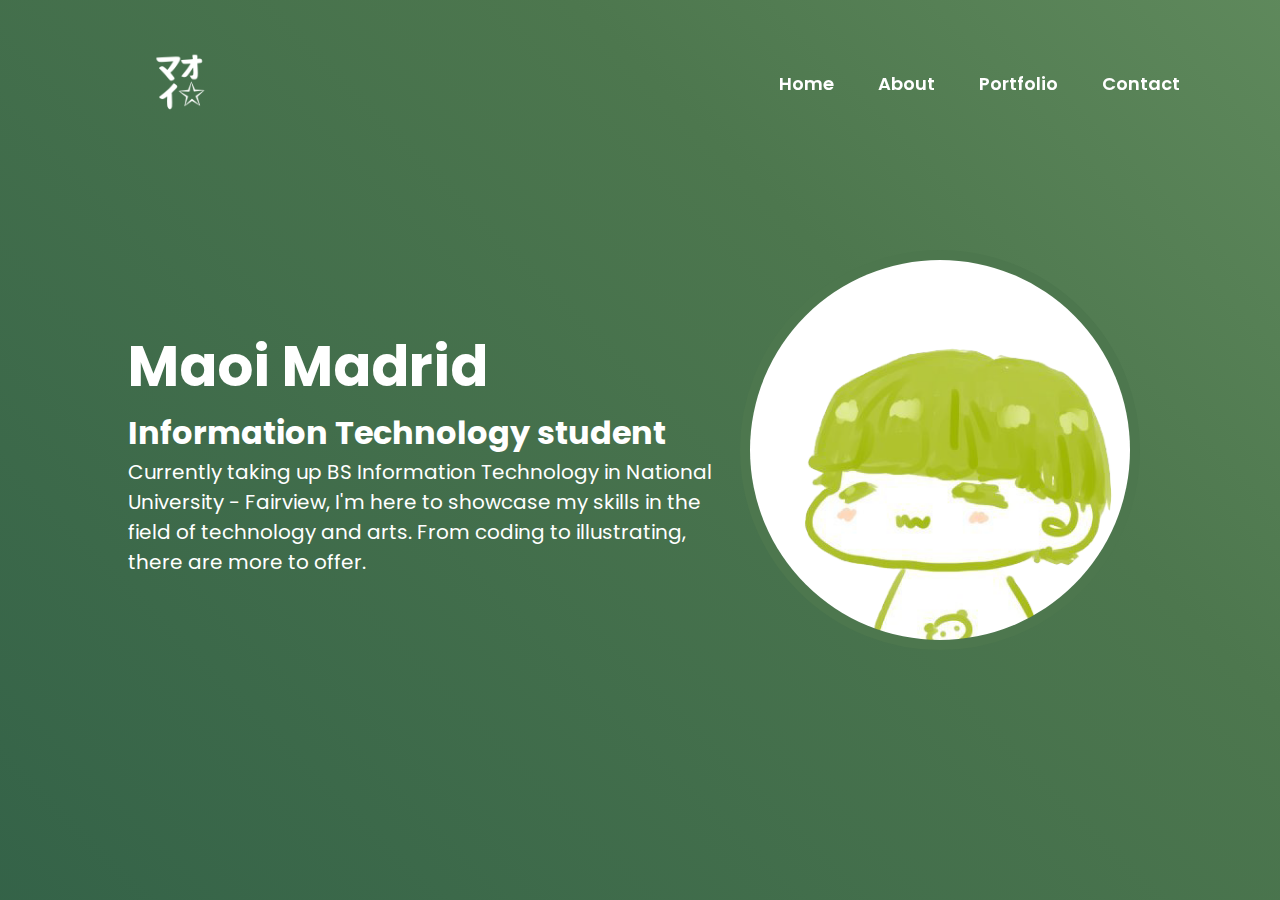
<file: index.html>
<!DOCTYPE html>
<html lang ="en">
    <head>
        <meta charset="UTF-8">
        <meta http-equiv ="X-UA-Compatible" content="IE=edge">
        <meta name ="viewport" content="width=device-width, initial-scale=1.0">
        <title>Maoi Madrid</title>
        <link rel ="icon" type="image/x-icon" href="まおまお.png">
        <link rel="stylesheet" href = "home.css">

    </head>
    <body>
    
        <header class="header">
            <a href ="index.html" class="logo"><img src = "マo.png" alt="logo"></a>
            <nav class="navbar">
                <a href ="index.html">Home</a>
                <a href ="aboutme.html">About</a>
                <a href ="portfolio.html">Portfolio</a>
                <a href ="contactme.html">Contact</a>
            </nav>
        </header>
        
        <section class="home">
            <div class="home-content">
                <h1>Maoi Madrid</h1>
                <h3>Information Technology student</h3>
                <p>Currently taking up BS Information Technology in National University - Fairview, 
                    I'm here to showcase my skills in the field of technology and arts. From coding to
                illustrating, there are more to offer.</p>
            </div>
            <div class="portrait">
                <img src="maomaoreal.png" alt="digiportrait">
            </div>
        </section>
    </body>
</html>
</file>
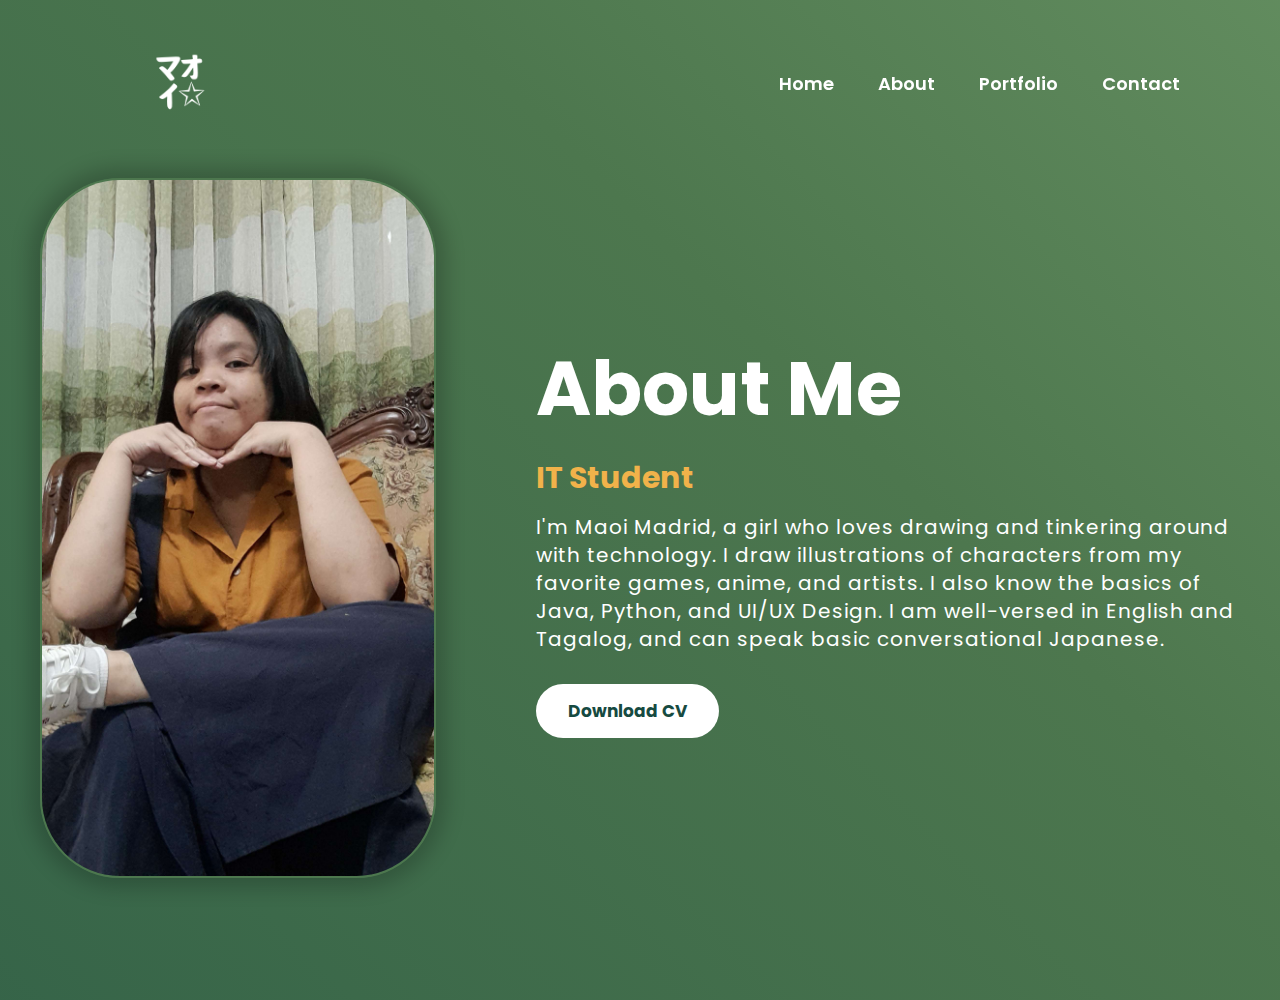
<file: aboutme.html>
<!DOCTYPE html>
<html lang ="en">
    <head>
        <meta charset="UTF-8">
        <meta http-equiv ="X-UA-Compatible" content="IE=edge">
        <meta name ="viewport" content="width=device-width, initial-scale=1.0">
        <title>Maoi Madrid</title>
        <link rel ="icon" type="image/x-icon" href="まおまお.png">
        <link rel="stylesheet" href = "about.css">
    </head>
    <body>
        <header class="header">
            <a href ="index.html" class="logo"><img src = "マo.png" alt="logo"></a>
            <nav class="navbar">
                <a href ="index.html">Home</a>
                <a href ="aboutme.html">About</a>
                <a href ="portfolio.html">Portfolio</a>
                <a href ="contactme.html">Contact</a>
            </nav>
        </header>
        <section class="about">
            <div class="main">
                <img src="20221224_180755.jpg" alt="Maoi image">
                <div class ="about-me">
                    <h1>About Me</h1>
                    <h5>IT Student</h5>
                    <p>I'm Maoi Madrid, a girl who loves drawing and tinkering around
                        with technology. I draw illustrations of characters from my favorite
                        games, anime, and artists. I also know the basics of Java, Python, and
                        UI/UX Design. I am well-versed in English and Tagalog, and can speak
                        basic conversational Japanese.
                    </p>
                    <a class="button" href="Madrid,Maoi_Resume.pdf" download="">Download CV</a>
                </div>
            </div>
        </section>
        
    </body>
</html>
</file>
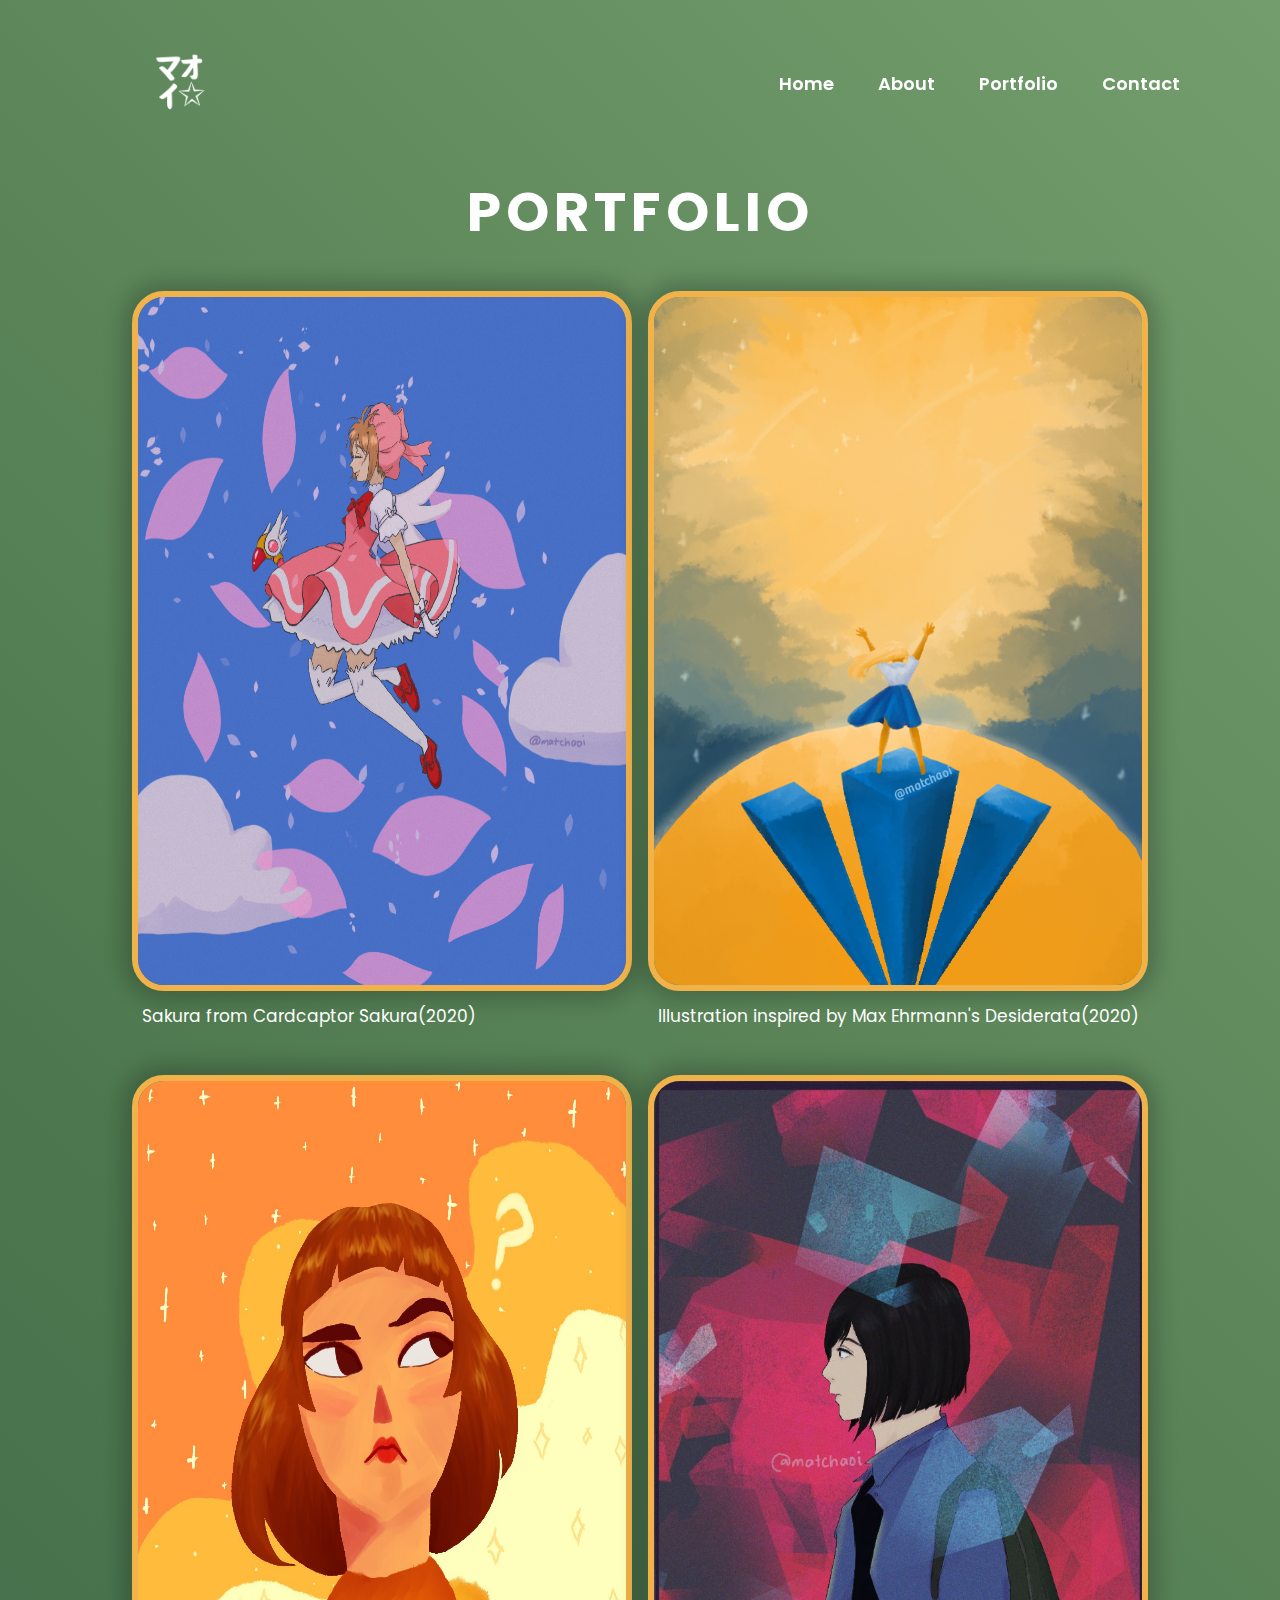
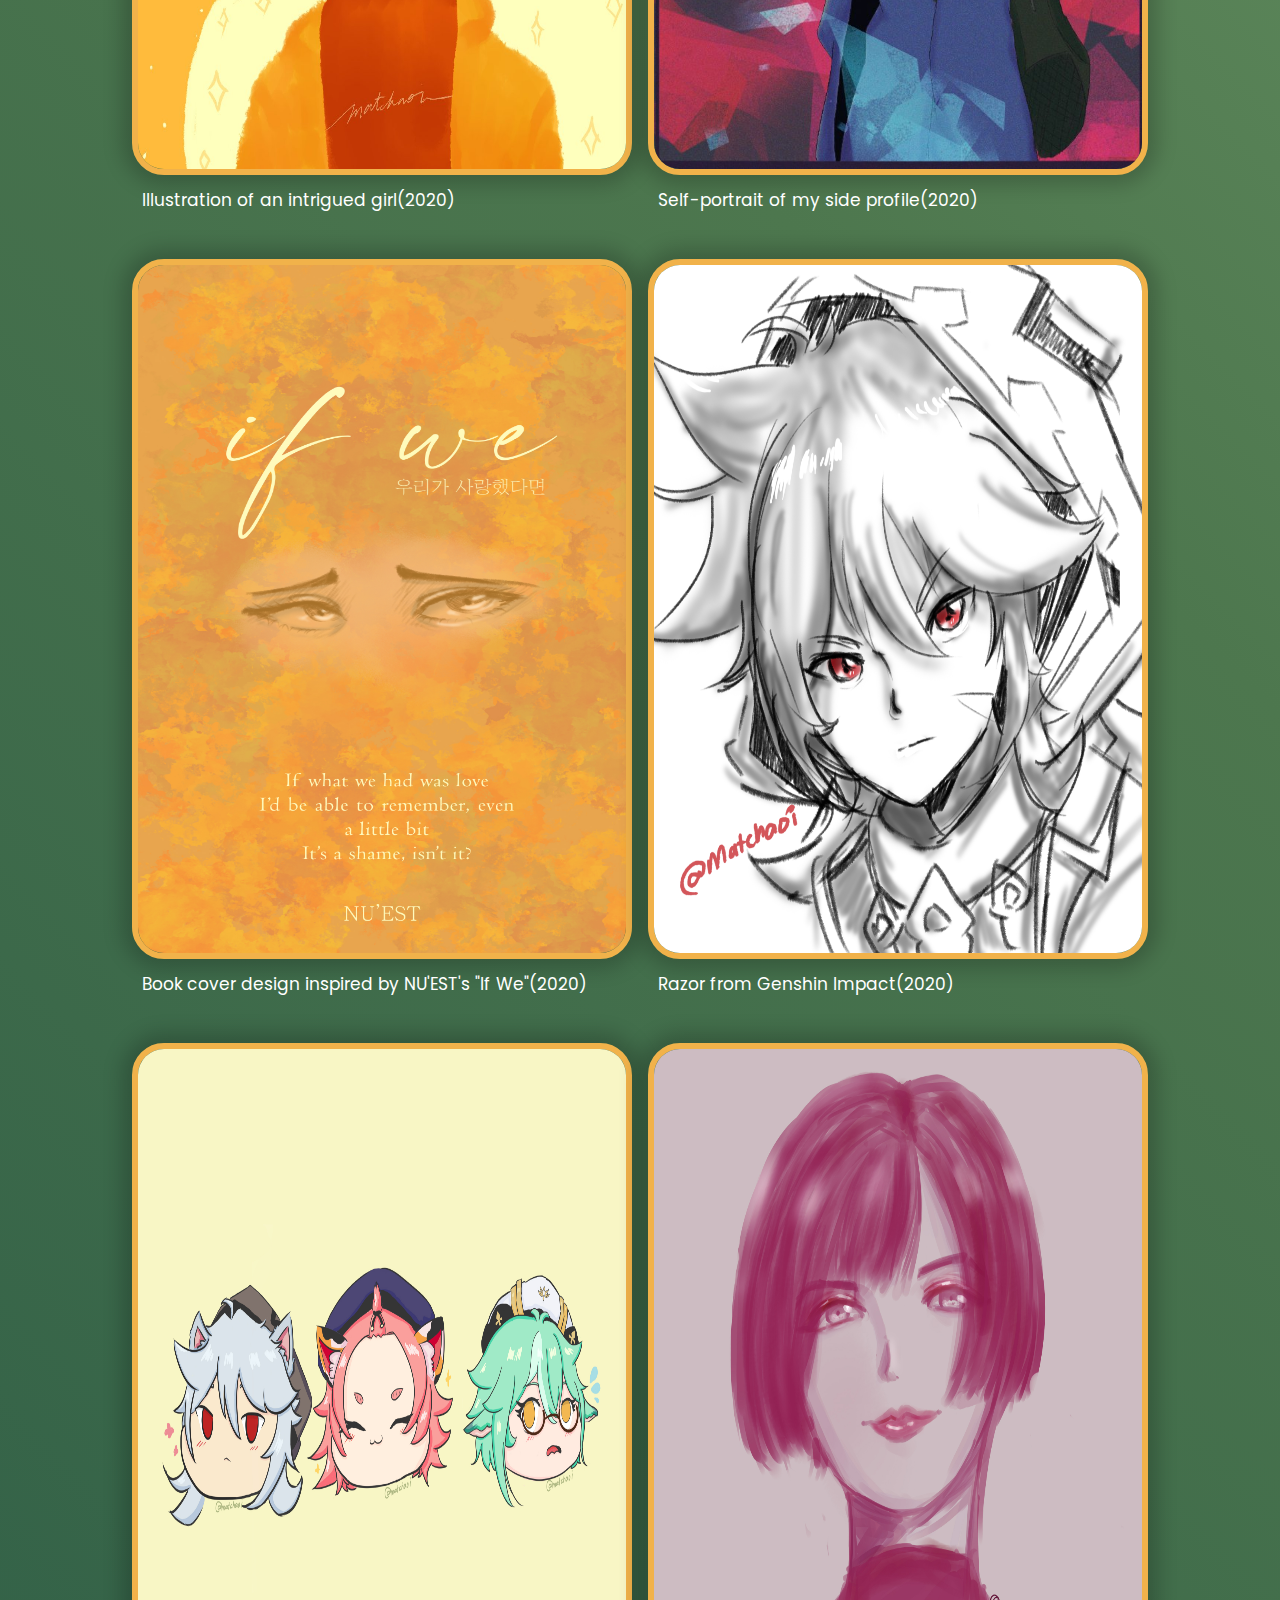
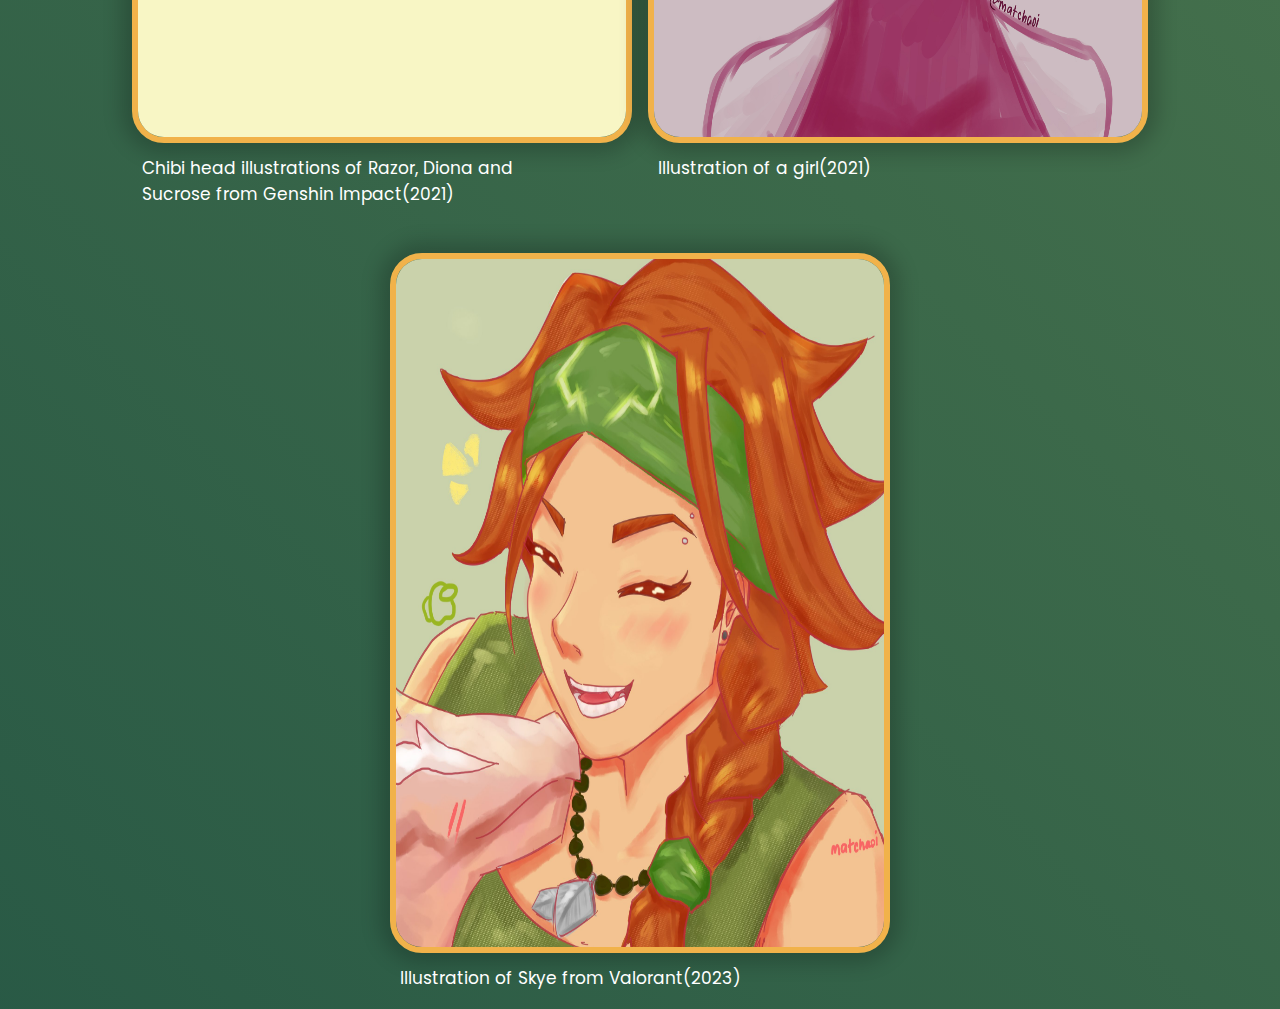
<file: portfolio.html>
<!DOCTYPE html>
<html lang ="en">
    <head>
        <meta charset="UTF-8">
        <meta http-equiv ="X-UA-Compatible" content="IE=edge">
        <meta name ="viewport" content="width=device-width, initial-scale=1.0">
        <title>Maoi Madrid</title>
        <link rel ="icon" type="image/x-icon" href="まおまお.png">
        <link rel="stylesheet" href = "portfolio.css">
    </head>
    <body>
        <header class="header">
            <a href ="index.html" class="logo"><img src = "マo.png" alt="logo"></a>
            <nav class="navbar">
                <a href ="index.html">Home</a>
                <a href ="aboutme.html">About</a>
                <a href ="portfolio.html">Portfolio</a>
                <a href ="contactme.html">Contact</a>
            </nav>
        </header>
        <div class ="portgal">
            <div class = "title">
                <h2>PORTFOLIO</h2>
            </div>
        </div>
        <div class="gallery">
            <div class="artworks" data-name="Cardcaptor Sakura">
                <img src ="sakura_may2020.jpg" alt="Cardcaptor Sakura illustration">
                <h6>Sakura from Cardcaptor Sakura(2020)</h6>
            </div>
            <div class="artworks" data-name="Desiderata">
                <img src ="desiderata_aug2020.jpg" alt="Girl on pillars illustration">
                <h6>Illustration inspired by Max Ehrmann's Desiderata(2020)</h6>
            </div>
            <div class="artworks" data-name="Orange">
                <img src ="orange_aug2020.jpg" alt="Short-haired girl illustration">
                <h6>Illustration of an intrigued girl(2020)</h6>
            </div>
            <div class="artworks" data-name="Digital Self-portrait: Side-profile">
                <img src ="maoi_sep2020.jpg" alt="Side profile of a girl">
                <h6>Self-portrait of my side profile(2020)</h6>
            </div>
            <div class="artworks" data-name="Book cover design">
                <img src ="nuestbookcoverdesign1_oct2020.jpg" alt="Book cover design">
                <h6>Book cover design inspired by NU'EST's "If We"(2020)</h6>
            </div>
            <div class="artworks" data-name="Razor">
                <img src ="razorgenshin_nov2020.jpg" alt="Sketch of Razor from Genshin">
                <h6>Razor from Genshin Impact(2020)</h6>
            </div>
            <div class="artworks" data-name="Genshin Trio">
                <img src ="razordionasucrose_apr2021.jpg" alt="Head illustrations from Genshin Impact">
                <h6>Chibi head illustrations of Razor, Diona and
                    <br>Sucrose from Genshin Impact(2021)</h6>
            </div>
            <div class="artworks" data-name="Girl">
                <img src ="bjin_may2021.jpg" alt="Girl">
                <h6>Illustration of a girl(2021)</h6>
            </div>
            <div class="artworks" data-name="Skye">
                <img src ="skyevalorant_jan2023.jpg" alt="Illustration of Skye from Valorant">
                <h6>Illustration of Skye from Valorant(2023)</h6>
            </div>
        </div>
    </body>
</html>
</file>
<file: home.css>
@import url('https://fonts.googleapis.com/css2?family=Poppins&family=Zen+Maru+Gothic:wght@700&display=swap');

* {
    margin: 0;
    padding: 0;
    box-sizing: border-box;
    font-family: "Poppins", sans-serif;
}


body {
    min-height: 100vh;
    height: 100vh;
    width: 100%;
    background: linear-gradient(45deg,#164a41,#4d774e,#9dc88d);
    background-size: 300% 300%;
    animation: color 12s ease-in-out infinite;
}

@keyframes color {
    0%{
        background-position: 0 50%;
    }
    50%{
        background-position: 100% 50%;
    }
    100%{
        background-position: 0 50%;
    }
}
.header {
    position: fixed;
    top: 0;
    left: 0;
    width: 100%;
    padding: 20px 100px;
    display: flex;
    justify-content: space-between;
    align-items: center;
    z-index: 100;
}

.logo img{
    width: 120px;
    margin-right: 10px;
    margin-left: 20px;
}

.navbar a {
    position: relative;
    font-size: 18px;
    color: #ffffff;
    font-weight: 600;
    text-decoration: none;
    margin-left: 40px;

}

.navbar  a::before {
    content: '';
    position: absolute;
    top: 100%;
    left: 0;
    width: 0;
    height: 2px;
    background: #f1b24a;
    transition: .3s;
}

.navbar a:hover::before {
    width: 100%;
}

.navbar a:hover {
    color: #ffffff;
}
.home {
    position: relative;
    display: flex;
    width: 100%;
    height: 100vh; 
    justify-content: space-between;
    padding: 70px 10%;
    align-items: center;
    text-align: left;
}

.home-content {
    max-width: 600px;
    color: white;
}

.home-content h1 {
    font-size: 56px;
    font-weight: 700;
}

.home-content h3 {
    font-size: 32px;
    font-weight: 700;
}

.home-content p {
    font-size: 20px;
}

.portrait {
    width: 100%;
    height: 100vh;
    display: flex;
    justify-content: center;
    align-items: center;
}

.portrait img{
    height: 400px;
    width: 400px;
    border-radius: 50%;
    border: 10px solid #4d774e;
}
</file>
<file: about.css>
@import url('https://fonts.googleapis.com/css2?family=Poppins&family=Zen+Maru+Gothic:wght@700&display=swap');

* {
    margin: 0;
    padding: 0;
    box-sizing: border-box;
    font-family: "Poppins", sans-serif;
}


body {
    min-height: 100vh;
    height: 100vh;
    width: 100%;
    background: linear-gradient(45deg,#164a41,#4d774e,#9dc88d);
    background-size: 300% 300%;
    animation: color 12s ease-in-out infinite;
}

@keyframes color {
    0%{
        background-position: 0 50%;
    }
    50%{
        background-position: 100% 50%;
    }
    100%{
        background-position: 0 50%;
    }
}
.header {
    position: fixed;
    top: 0;
    left: 0;
    width: 100%;
    padding: 20px 100px;
    display: flex;
    justify-content: space-between;
    align-items: center;
    z-index: 100;
}

.logo img{
    width: 120px;
    margin-right: 10px;
    margin-left: 20px;
}

.navbar a {
    position: relative;
    font-size: 18px;
    color: #ffffff;
    font-weight: 600;
    text-decoration: none;
    margin-left: 40px;

}

.navbar  a::before {
    content: '';
    position: absolute;
    top: 100%;
    left: 0;
    width: 0;
    height: 2px;
    background: #f1b24a;
    transition: .3s;
}

.navbar a:hover::before {
    width: 100%;
}

.navbar a:hover {
    color: #ffffff;
}

.about {
    margin-top: 100px;
    width: 100%;
    padding: 78px 0px;
}

.main {
    width: 1200px;
    max-width: 95%;
    margin: 0 auto;
    display: flex;
    align-items: center;
    justify-content: space-around;
}

.main img{
    border: 2px solid #4d774e;
    box-shadow: 0 0 20px 10px rgba(0,0,0,.2);
    height: 700px;
    width: 500px;
    border-radius: 5em;
}
.about-me{
    margin-left: 100px;
}
.about-me h1{
    color: #ffffff;
    font-size: 75px;
    margin-bottom: 10px;
}

.about-me h5{
    color: #f1b24a;
    font-size: 30px;
    text-transform: 25px;
    margin-bottom: 0.4em;
}

.about-me p{
    color: #ffffff;
    letter-spacing: 1px;
    line-height: 28px;
    font-size: 20px;
    margin-bottom: 45px;
}

.about-me a{
    background: #ffffff;
    color: #164a41;
    text-decoration: none;
    border: 2px solid transparent;
    font-size: 17px;
    font-weight: bold;
    padding: 13px 30px;
    border-radius: 30px;
    transition: .4s;
}

.about-me a:hover {
    background: #f1b24a;
    color: #ffffff;
}
</file>
<file: portfolio.css>
@import url('https://fonts.googleapis.com/css2?family=Poppins&family=Zen+Maru+Gothic:wght@700&display=swap');

* {
    margin: 0;
    padding: 0;
    box-sizing: border-box;
    font-family: "Poppins", sans-serif;
}


body {
    min-height: 150vh;
    height: 200vh;
    width: 100%;
    background: linear-gradient(45deg,#164a41,#4d774e,#9dc88d);
    background-size: 300% 300%;
    animation: color 12s ease-in-out infinite;
}

@keyframes color {
    0%{
        background-position: 0 50%;
    }
    50%{
        background-position: 100% 50%;
    }
    100%{
        background-position: 0 50%;
    }
}
.header {
    position: fixed;
    top: 0;
    left: 0;
    width: 100%;
    padding: 20px 100px;
    display: flex;
    justify-content: space-between;
    align-items: center;
    z-index: 100;
}

.header.hide{
    display:none;
}

.logo img{
    width: 120px;
    margin-right: 10px;
    margin-left: 20px;
}

.navbar a {
    position: relative;
    font-size: 18px;
    color: #ffffff;
    font-weight: 600;
    text-decoration: none;
    margin-left: 40px;

}

.navbar  a::before {
    content: '';
    position: absolute;
    top: 100%;
    left: 0;
    width: 0;
    height: 2px;
    background: #f1b24a;
    transition: .3s;
}

.navbar a:hover::before {
    width: 100%;
}

.navbar a:hover {
    color: #ffffff;
}

.portgal h2{
    color: #ffffff;
    font-size: 55px;
    text-align: center;
    margin-top: 170px;
    margin-bottom: 10px;
    letter-spacing: 5px;
}
.portgal .gallery .artworks{
    position: relative;
    height: 300px;
    width: 210px;
    border-radius: 6px;
    overflow: hidden;
}
.gallery{
    width: 100%;
    display: flex;
    justify-content: center;
    flex-wrap: wrap;
}
.gallery .artworks{
    margin: 8px;
}

.artworks:hover img{
    transform: scale(1.03);
}
.artworks img{
    height: 700px;
    width: 500px;
    margin-top: 20px;
    border: solid 6px #f1b24a;
    box-shadow: 0 0 20px 10px rgba(0,0,0,.2);
    border-radius: 2em;
    transition: transform 0.2s linear;
}
.artworks h6{
    position: relative;
    bottom: 10px;
    margin-top: 15px;
    left: 10px;
    color: #fff;
    font-size: 17px;
    font-weight: 400;
}

.artworks h6::before {
    content: '';
    position: relative;
    top: 100%;
    left: 0;
    width: 0;
    height: 2px;
    background: #f1b24a;
    transition: .3s;
}

.artworks h6:hover::before {
    width: 100%;
}

.navbar h6:hover {
    color: #ffffff;
}
</file>
